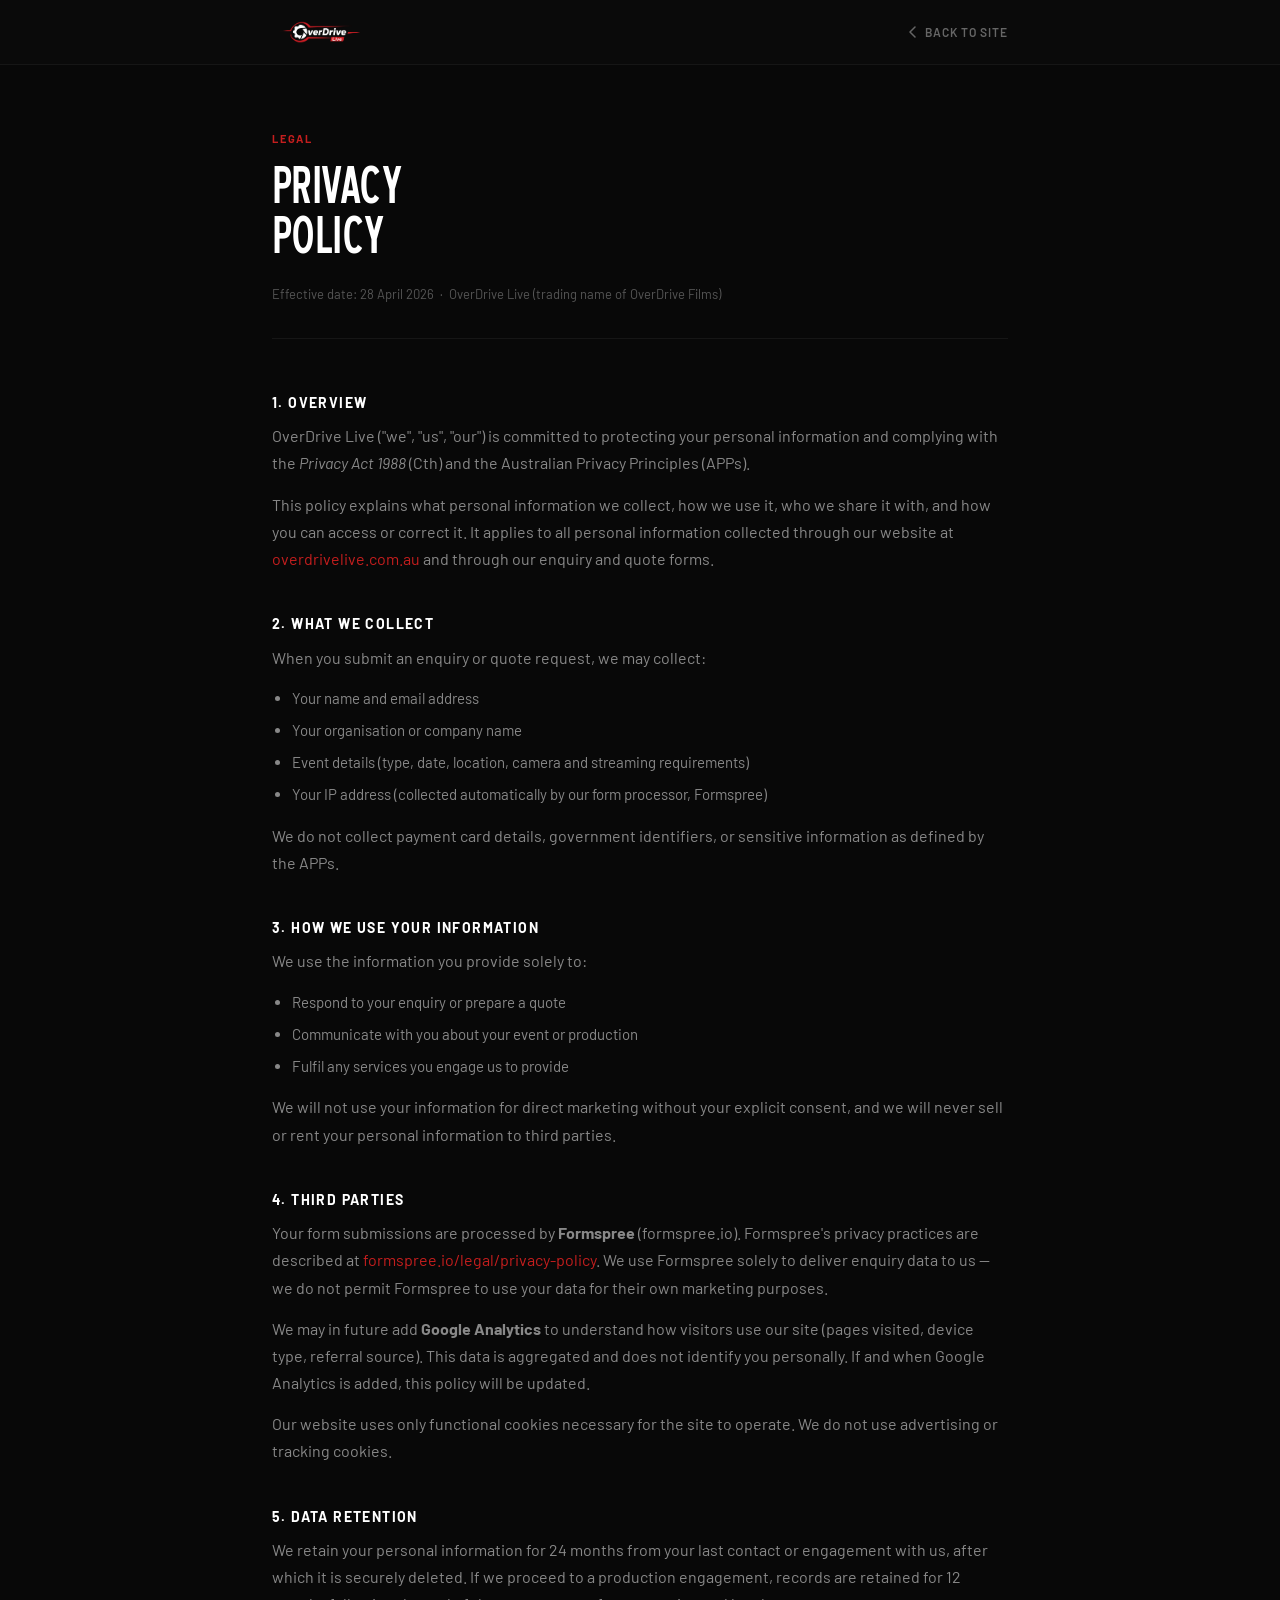
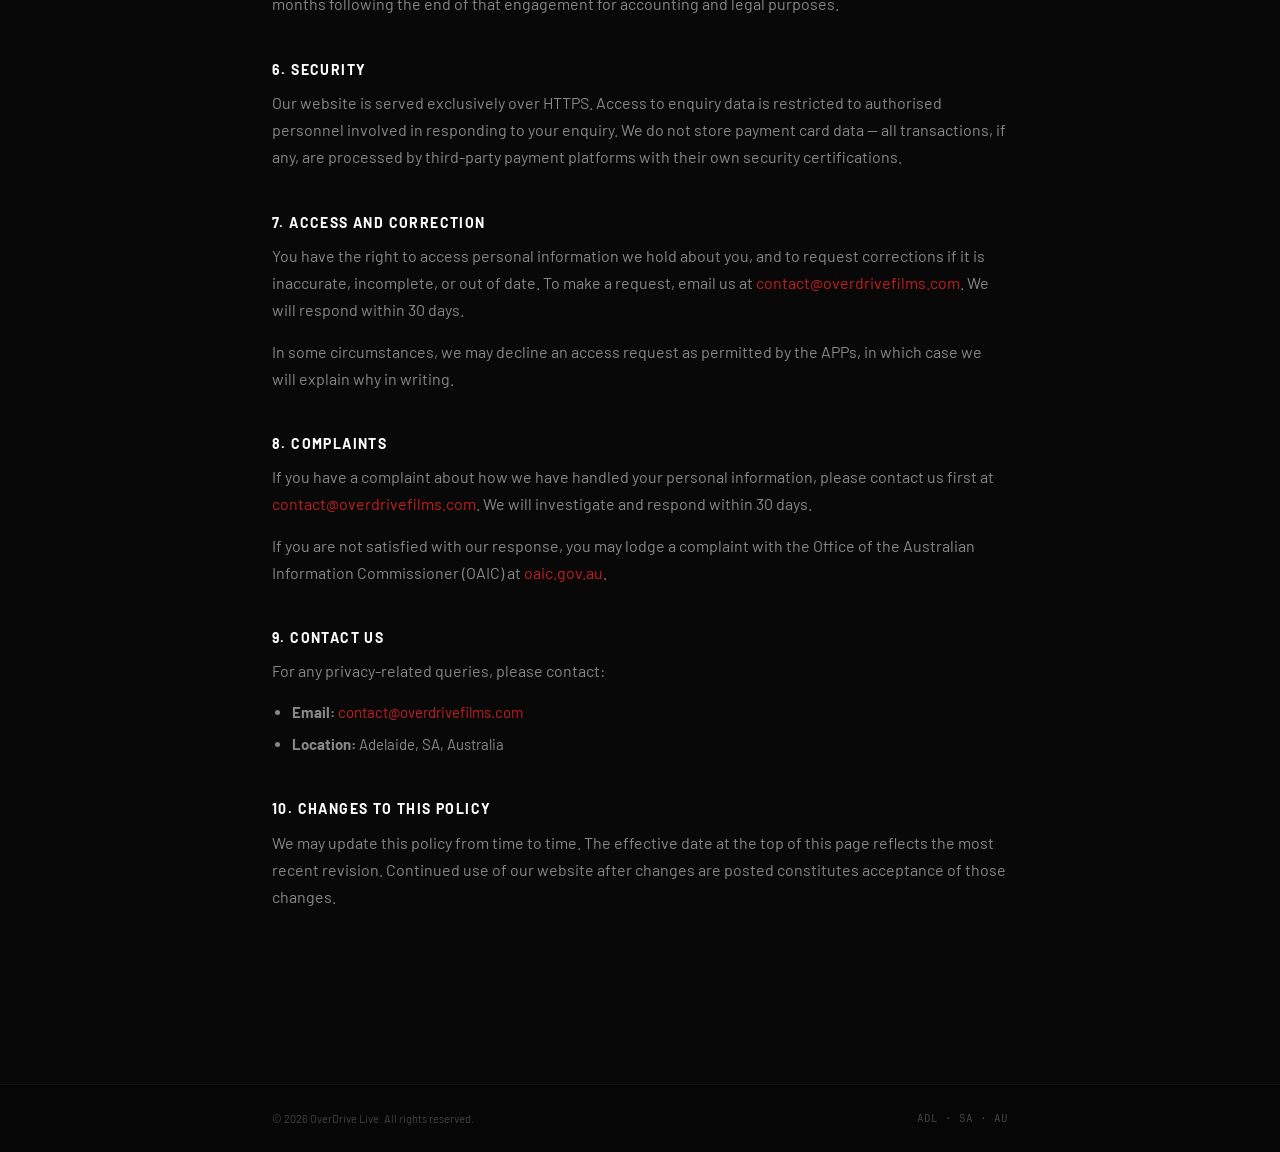
<file: privacy/index.html>
<!DOCTYPE html>
<html lang="en">
<head>
  <meta charset="UTF-8">
  <meta name="viewport" content="width=device-width, initial-scale=1.0">
  <title>Privacy Policy — OverDrive Live</title>
  <meta name="robots" content="noindex, follow">
  <meta name="theme-color" content="#C41E1E">

  <!-- Favicon -->
  <link rel="icon" href="favicon.ico">
  <link rel="shortcut icon" href="/assets/logo-square.png">
  <link rel="icon" type="image/png" sizes="32x32" href="/assets/logo-square.png">
  <link rel="icon" type="image/png" sizes="16x16" href="/assets/logo-square.png">
  <link rel="apple-touch-icon" sizes="180x180" href="/assets/logo-square.png">

  <!-- Google tag (gtag.js) -->
  <script async src="https://www.googletagmanager.com/gtag/js?id=G-RYB6B83FJ5"></script>
  <script>
    window.dataLayer = window.dataLayer || [];
    function gtag(){dataLayer.push(arguments);}
    gtag('js', new Date());
    gtag('config', 'G-RYB6B83FJ5');
  </script>

  <link rel="preconnect" href="https://fonts.googleapis.com">
  <link rel="preconnect" href="https://fonts.gstatic.com" crossorigin>
  <link href="https://fonts.googleapis.com/css2?family=Barlow:wght@300;400;500;600;700&family=JetBrains+Mono:wght@400;500&display=swap" rel="stylesheet">
  <link rel="stylesheet" href="/colors_and_type.css">
  <style>
    *, *::before, *::after { box-sizing: border-box; margin: 0; padding: 0; }
    body {
      background: #080808;
      color: #ccc;
      font-family: Barlow, sans-serif;
      font-size: 15px;
      line-height: 1.75;
    }
    a { color: #C41E1E; text-decoration: none; }
    a:hover { text-decoration: underline; }

    .pp-header {
      background: #0A0A0A;
      border-bottom: 1px solid #161616;
      padding: 20px 0;
    }
    .pp-header-inner {
      max-width: 800px;
      margin: 0 auto;
      padding: 0 32px;
      display: flex;
      align-items: center;
      justify-content: space-between;
    }
    .pp-back {
      font-family: Barlow, sans-serif;
      font-size: 12px;
      font-weight: 600;
      letter-spacing: .08em;
      text-transform: uppercase;
      color: #666;
      text-decoration: none;
      display: flex;
      align-items: center;
      gap: 6px;
      transition: color .15s;
    }
    .pp-back:hover { color: #C41E1E; text-decoration: none; }

    .pp-content {
      max-width: 800px;
      margin: 0 auto;
      padding: 64px 32px 96px;
    }
    .pp-eyebrow {
      font-size: 11px;
      font-weight: 700;
      letter-spacing: .16em;
      text-transform: uppercase;
      color: #C41E1E;
      margin-bottom: 12px;
    }
    h1 {
      font-family: 'Blue Highway', Barlow, sans-serif;
      font-size: clamp(32px, 5vw, 52px);
      font-weight: 700;
      text-transform: uppercase;
      color: #fff;
      line-height: .95;
      letter-spacing: -.01em;
      margin-bottom: 24px;
    }
    .pp-meta {
      font-size: 13px;
      color: #555;
      margin-bottom: 56px;
      padding-bottom: 32px;
      border-bottom: 1px solid #161616;
    }
    h2 {
      font-family: Barlow, sans-serif;
      font-size: 14px;
      font-weight: 700;
      letter-spacing: .1em;
      text-transform: uppercase;
      color: #fff;
      margin: 44px 0 12px;
    }
    p { color: #888; margin-bottom: 14px; }
    ul {
      color: #888;
      padding-left: 20px;
      margin-bottom: 14px;
    }
    ul li { margin-bottom: 6px; }
    .pp-footer {
      background: #060606;
      border-top: 1px solid #111;
      padding: 24px 0;
      margin-top: 64px;
    }
    .pp-footer-inner {
      max-width: 800px;
      margin: 0 auto;
      padding: 0 32px;
      display: flex;
      justify-content: space-between;
      align-items: center;
      flex-wrap: wrap;
      gap: 8px;
    }
    .pp-footer span {
      font-size: 11px;
      color: #444;
    }
  </style>
</head>
<body>

  <div class="pp-header">
    <div class="pp-header-inner">
      <img src="/assets/logo-banner.png" alt="OverDrive Live" style="height:24px;">
      <a href="/" class="pp-back">
        <svg width="12" height="12" viewBox="0 0 12 12" fill="none">
          <path d="M8 1L3 6L8 11" stroke="currentColor" stroke-width="1.5" stroke-linecap="round" stroke-linejoin="round"/>
        </svg>
        Back to site
      </a>
    </div>
  </div>

  <div class="pp-content">
    <div class="pp-eyebrow">Legal</div>
    <h1>Privacy<br>Policy</h1>
    <div class="pp-meta">Effective date: 28 April 2026 &nbsp;·&nbsp; OverDrive Live (trading name of OverDrive Films)</div>

    <h2>1. Overview</h2>
    <p>OverDrive Live ("we", "us", "our") is committed to protecting your personal information and complying with the <em>Privacy Act 1988</em> (Cth) and the Australian Privacy Principles (APPs).</p>
    <p>This policy explains what personal information we collect, how we use it, who we share it with, and how you can access or correct it. It applies to all personal information collected through our website at <a href="https://overdrivelive.com.au">overdrivelive.com.au</a> and through our enquiry and quote forms.</p>

    <h2>2. What We Collect</h2>
    <p>When you submit an enquiry or quote request, we may collect:</p>
    <ul>
      <li>Your name and email address</li>
      <li>Your organisation or company name</li>
      <li>Event details (type, date, location, camera and streaming requirements)</li>
      <li>Your IP address (collected automatically by our form processor, Formspree)</li>
    </ul>
    <p>We do not collect payment card details, government identifiers, or sensitive information as defined by the APPs.</p>

    <h2>3. How We Use Your Information</h2>
    <p>We use the information you provide solely to:</p>
    <ul>
      <li>Respond to your enquiry or prepare a quote</li>
      <li>Communicate with you about your event or production</li>
      <li>Fulfil any services you engage us to provide</li>
    </ul>
    <p>We will not use your information for direct marketing without your explicit consent, and we will never sell or rent your personal information to third parties.</p>

    <h2>4. Third Parties</h2>
    <p>Your form submissions are processed by <strong>Formspree</strong> (formspree.io). Formspree's privacy practices are described at <a href="https://formspree.io/legal/privacy-policy" target="_blank" rel="noopener noreferrer">formspree.io/legal/privacy-policy</a>. We use Formspree solely to deliver enquiry data to us — we do not permit Formspree to use your data for their own marketing purposes.</p>
    <p>We may in future add <strong>Google Analytics</strong> to understand how visitors use our site (pages visited, device type, referral source). This data is aggregated and does not identify you personally. If and when Google Analytics is added, this policy will be updated.</p>
    <p>Our website uses only functional cookies necessary for the site to operate. We do not use advertising or tracking cookies.</p>

    <h2>5. Data Retention</h2>
    <p>We retain your personal information for 24 months from your last contact or engagement with us, after which it is securely deleted. If we proceed to a production engagement, records are retained for 12 months following the end of that engagement for accounting and legal purposes.</p>

    <h2>6. Security</h2>
    <p>Our website is served exclusively over HTTPS. Access to enquiry data is restricted to authorised personnel involved in responding to your enquiry. We do not store payment card data — all transactions, if any, are processed by third-party payment platforms with their own security certifications.</p>

    <h2>7. Access and Correction</h2>
    <p>You have the right to access personal information we hold about you, and to request corrections if it is inaccurate, incomplete, or out of date. To make a request, email us at <a href="mailto:contact@overdrivefilms.com">contact@overdrivefilms.com</a>. We will respond within 30 days.</p>
    <p>In some circumstances, we may decline an access request as permitted by the APPs, in which case we will explain why in writing.</p>

    <h2>8. Complaints</h2>
    <p>If you have a complaint about how we have handled your personal information, please contact us first at <a href="mailto:contact@overdrivefilms.com">contact@overdrivefilms.com</a>. We will investigate and respond within 30 days.</p>
    <p>If you are not satisfied with our response, you may lodge a complaint with the Office of the Australian Information Commissioner (OAIC) at <a href="https://www.oaic.gov.au" target="_blank" rel="noopener noreferrer">oaic.gov.au</a>.</p>

    <h2>9. Contact Us</h2>
    <p>For any privacy-related queries, please contact:</p>
    <ul>
      <li><strong>Email:</strong> <a href="mailto:contact@overdrivefilms.com">contact@overdrivefilms.com</a></li>
      <li><strong>Location:</strong> Adelaide, SA, Australia</li>
    </ul>

    <h2>10. Changes to This Policy</h2>
    <p>We may update this policy from time to time. The effective date at the top of this page reflects the most recent revision. Continued use of our website after changes are posted constitutes acceptance of those changes.</p>
  </div>

  <div class="pp-footer">
    <div class="pp-footer-inner">
      <span>© 2026 OverDrive Live. All rights reserved.</span>
      <span style="font-family:'JetBrains Mono',monospace;">ADL · SA · AU</span>
    </div>
  </div>

</body>
</html>
</file>
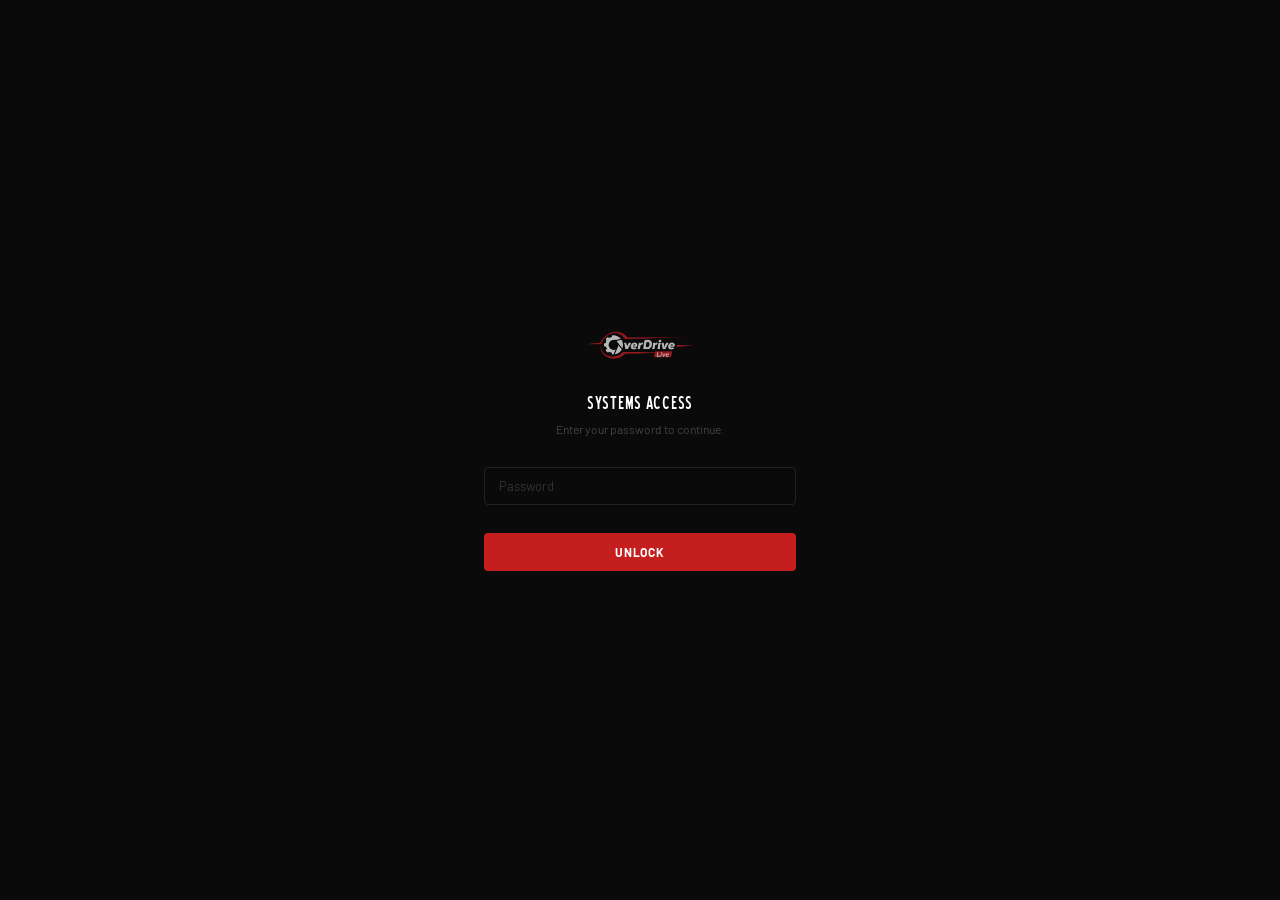
<file: systems/index.html>
<!DOCTYPE html>
<html lang="en">
<head>
  <meta charset="UTF-8">
  <meta name="viewport" content="width=device-width, initial-scale=1.0">
  <title>Systems — OverDrive Live</title>
  <meta name="robots" content="noindex, nofollow">

  <link rel="icon" type="image/png" href="/assets/logo-icon.png">
  <link rel="apple-touch-icon" href="/assets/logo-icon.png">
  <link rel="preload" href="/fonts/blue_highway_cd.ttf" as="font" type="font/ttf" crossorigin>
  <link rel="preconnect" href="https://fonts.googleapis.com">
  <link rel="preconnect" href="https://fonts.gstatic.com" crossorigin>
  <link href="https://fonts.googleapis.com/css2?family=Barlow:wght@300;400;500;600;700&family=JetBrains+Mono:wght@400;500&display=swap" rel="stylesheet">
  <link rel="stylesheet" href="/colors_and_type.css">

  <style>
    *, *::before, *::after { box-sizing: border-box; margin: 0; padding: 0; }
    html, body { height: 100%; }
    body { background: #0A0A0A; color: #fff; font-family: Barlow, sans-serif; min-height: 100vh; }

    /* ── Auth screen ── */
    #auth-screen {
      position: fixed; inset: 0; background: #0A0A0A;
      display: flex; align-items: center; justify-content: center;
      z-index: 1000;
    }
    .auth-box {
      width: 100%; max-width: 360px; padding: 0 24px;
      display: flex; flex-direction: column; align-items: center;
    }
    .auth-box img { height: 32px; margin-bottom: 32px; opacity: 0.7; }
    .auth-box h2 {
      font-family: 'Blue Highway', sans-serif; font-size: 18px;
      text-transform: uppercase; letter-spacing: 0.04em;
      color: #fff; margin-bottom: 6px; text-align: center;
    }
    .auth-box p { font-size: 12px; color: #444; margin-bottom: 28px; text-align: center; }
    .auth-box .form-input { margin-bottom: 12px; }
    .auth-box .btn { width: 100%; justify-content: center; padding: 12px; }
    #auth-error { font-size: 12px; color: #C41E1E; margin-top: 10px; display: none; text-align: center; }

    /* ── Main screen ── */
    #main-screen { display: none; }

    /* ── Header ── */
    .sys-header {
      height: 60px; background: #0D0D0D; border-bottom: 1px solid #1a1a1a;
      display: flex; align-items: center; padding: 0 28px; gap: 16px;
      position: sticky; top: 0; z-index: 200;
    }
    .sys-header img { height: 30px; }
    .sys-divider { width: 1px; height: 18px; background: #222; }
    .sys-title { font-size: 11px; font-weight: 600; letter-spacing: 0.14em; text-transform: uppercase; color: #444; }
    .sys-header-right { margin-left: auto; display: flex; align-items: center; gap: 12px; }
    .session-pill {
      font-size: 10px; font-weight: 600; letter-spacing: 0.1em; text-transform: uppercase;
      color: #22c55e; background: rgba(34,197,94,.08); border: 1px solid rgba(34,197,94,.15);
      padding: 4px 10px; border-radius: 20px; display: flex; align-items: center; gap: 6px;
    }
    .session-dot { width: 5px; height: 5px; background: #22c55e; border-radius: 50%; animation: pulse 2s infinite; }
    .btn-signout { font-size: 11px; color: #444; background: none; border: none; cursor: pointer; font-family: Barlow, sans-serif; letter-spacing: .06em; text-transform: uppercase; }
    .btn-signout:hover { color: #C41E1E; }

    /* ── Layout ── */
    .sys-body { max-width: 1200px; margin: 0 auto; padding: 40px 28px 80px; }

    /* ── Page heading ── */
    .page-heading { display: flex; align-items: center; justify-content: space-between; margin-bottom: 32px; flex-wrap: wrap; gap: 16px; }
    .page-heading h1 { font-family: 'Blue Highway', sans-serif; font-size: 28px; font-weight: 700; text-transform: uppercase; letter-spacing: 0.02em; color: #fff; }

    /* ── Stat strip ── */
    .stat-strip { display: flex; gap: 1px; background: #1a1a1a; border-radius: 6px; overflow: hidden; margin-bottom: 32px; }
    .stat-tile { flex: 1; background: #111; padding: 18px 24px; }
    .stat-label { font-size: 10px; font-weight: 600; letter-spacing: 0.12em; text-transform: uppercase; color: #444; margin-bottom: 6px; }
    .stat-value { font-family: 'JetBrains Mono', monospace; font-size: 26px; font-weight: 500; color: #fff; }
    .stat-value.green { color: #22c55e; }
    .stat-value.grey  { color: #555; }
    .stat-value.amber { color: #f59e0b; }

    /* ── Buttons ── */
    .btn {
      font-family: Barlow, sans-serif; font-size: 12px; font-weight: 700;
      letter-spacing: 0.08em; text-transform: uppercase; border: none;
      border-radius: 4px; cursor: pointer; padding: 10px 20px;
      transition: background .15s, opacity .15s; white-space: nowrap; display: inline-flex; align-items: center;
    }
    .btn-primary { background: #C41E1E; color: #fff; }
    .btn-primary:hover { background: #991616; }
    .btn-ghost { background: transparent; color: #aaa; border: 1px solid #222; }
    .btn-ghost:hover { border-color: #444; color: #fff; }
    .btn-sm { padding: 6px 12px; font-size: 11px; }
    .btn-xs { padding: 3px 8px; font-size: 10px; }
    .btn-start  { background: rgba(34,197,94,.12);  color: #22c55e; border: 1px solid rgba(34,197,94,.2); }
    .btn-start:hover  { background: rgba(34,197,94,.22); }
    .btn-stop   { background: rgba(245,158,11,.1);  color: #f59e0b; border: 1px solid rgba(245,158,11,.2); }
    .btn-stop:hover   { background: rgba(245,158,11,.2); }
    .btn-delete { background: transparent; color: #555; border: 1px solid #1e1e1e; }
    .btn-delete:hover { background: rgba(196,30,30,.12); color: #C41E1E; border-color: rgba(196,30,30,.3); }
    .btn-remove { background: transparent; color: #333; border: 1px solid #1a1a1a; }
    .btn-remove:hover { color: #666; border-color: #333; }
    .btn:disabled { opacity: 0.3; cursor: not-allowed; pointer-events: none; }
    .qty-btn {
      width: 32px; height: 32px; background: #1a1a1a; border: 1px solid #2a2a2a;
      border-radius: 4px; color: #aaa; font-size: 18px; cursor: pointer;
      display: flex; align-items: center; justify-content: center; transition: background .15s;
      font-family: Barlow, sans-serif; line-height: 1;
    }
    .qty-btn:hover { background: #222; color: #fff; }
    .qty-btn:disabled { opacity: 0.3; cursor: not-allowed; }
    .ip-link { font-family: 'JetBrains Mono', monospace; font-size: 12px; color: #0ea5e9;
      background: rgba(14,165,233,.08); padding: 2px 7px; border-radius: 3px;
      border: 1px solid rgba(14,165,233,.18); transition: background .15s;
      cursor: pointer; letter-spacing: 0; text-transform: none; font-weight: 400; }
    .ip-link:hover { background: rgba(14,165,233,.18); }

    /* ── Instance table ── */
    .table-wrap { background: #0D0D0D; border: 1px solid #1a1a1a; border-radius: 6px; overflow: hidden; }
    .table-header {
      display: grid; grid-template-columns: 2fr 1.2fr 1.4fr 160px 150px;
      padding: 10px 20px; border-bottom: 1px solid #1a1a1a;
      font-size: 10px; font-weight: 700; letter-spacing: 0.12em;
      text-transform: uppercase; color: #333;
    }
    .instance-row {
      display: grid; grid-template-columns: 2fr 1.2fr 1.4fr 160px 150px;
      padding: 16px 20px; border-bottom: 1px solid #141414;
      align-items: center; transition: background .15s;
    }
    .instance-row:last-child { border-bottom: none; }
    .detected-badge {
      display: inline-flex; align-items: center; gap: 4px;
      font-size: 10px; font-weight: 700; letter-spacing: .06em; text-transform: uppercase;
      color: #f59e0b; background: rgba(245,158,11,.08); border: 1px solid rgba(245,158,11,.2);
      padding: 3px 8px; border-radius: 3px; margin-top: 5px;
    }
    .instance-row:hover { background: #111; }
    .inst-name { font-size: 13px; font-weight: 600; color: #e0e0e0; }
    .inst-id   { font-family: 'JetBrains Mono', monospace; font-size: 10px; color: #333; margin-top: 3px; }

    /* Status badges */
    .status-badge {
      display: inline-flex; align-items: center; gap: 6px;
      font-size: 11px; font-weight: 600; letter-spacing: 0.06em;
      text-transform: uppercase; padding: 4px 10px; border-radius: 20px;
    }
    .status-dot { width: 6px; height: 6px; border-radius: 50%; flex-shrink: 0; }
    .s-running  { background: rgba(34,197,94,.1);   color: #22c55e; }
    .s-running .status-dot  { background: #22c55e; box-shadow: 0 0 6px #22c55e; animation: pulse 2s infinite; }
    .s-stopped  { background: rgba(100,100,100,.1); color: #555; }
    .s-stopped .status-dot  { background: #444; }
    .s-pending, .s-launching, .s-starting, .s-stopping {
      background: rgba(245,158,11,.1); color: #f59e0b;
    }
    .s-pending .status-dot, .s-launching .status-dot,
    .s-starting .status-dot, .s-stopping .status-dot {
      background: #f59e0b; animation: pulse 0.8s infinite;
    }
    .s-terminated { background: rgba(196,30,30,.1); color: #C41E1E; }
    .s-terminated .status-dot { background: #C41E1E; }

    @keyframes pulse { 0%, 100% { opacity: 1; } 50% { opacity: 0.3; } }

    .row-actions { display: flex; gap: 6px; }

    /* ── Toast ── */
    #toast {
      position: fixed; bottom: 28px; left: 50%; transform: translateX(-50%) translateY(20px);
      background: #1a1a1a; border: 1px solid #2a2a2a; border-radius: 6px;
      padding: 10px 20px; font-size: 12px; color: #aaa;
      opacity: 0; transition: opacity .25s, transform .25s; pointer-events: none; z-index: 999;
      white-space: nowrap;
    }
    #toast.show { opacity: 1; transform: translateX(-50%) translateY(0); }
    #toast.error { color: #C41E1E; border-color: rgba(196,30,30,.3); }

    /* ── Empty state ── */
    .empty-state { padding: 80px 20px; text-align: center; }
    .empty-state h3 { font-family: 'Blue Highway', sans-serif; font-size: 18px; text-transform: uppercase; color: #333; margin-bottom: 8px; }
    .empty-state p  { font-size: 13px; color: #444; margin-bottom: 24px; }

    /* ── Modals ── */
    .modal-overlay {
      display: none; position: fixed; inset: 0;
      background: rgba(0,0,0,.75); backdrop-filter: blur(4px);
      z-index: 500; align-items: center; justify-content: center;
    }
    .modal-overlay.open { display: flex; }
    .modal {
      background: #111; border: 1px solid #222; border-radius: 8px;
      width: 100%; max-width: 400px; padding: 32px;
    }
    .modal h2 { font-family: 'Blue Highway', sans-serif; font-size: 20px; text-transform: uppercase; margin-bottom: 4px; }
    .modal-sub { font-size: 12px; color: #555; margin-bottom: 28px; }
    .form-group { margin-bottom: 20px; }
    .form-label { font-size: 10px; font-weight: 700; letter-spacing: 0.12em; text-transform: uppercase; color: #555; display: block; margin-bottom: 8px; }
    .form-input {
      width: 100%; background: #0A0A0A; border: 1px solid #222; border-radius: 4px;
      color: #fff; font-family: Barlow, sans-serif; font-size: 13px;
      padding: 10px 14px; outline: none; transition: border-color .15s;
    }
    .form-input:focus { border-color: #C41E1E; }
    .form-input::placeholder { color: #333; }
    .modal-actions { display: flex; gap: 10px; margin-top: 28px; justify-content: flex-end; }
    .confirm-modal p { font-size: 13px; color: #888; line-height: 1.6; margin-bottom: 24px; }
    .inst-highlight { color: #fff; font-weight: 600; }

    /* ── Responsive ── */
    @media (max-width: 768px) {
      .table-header { display: none; }
      .instance-row { grid-template-columns: 1fr; gap: 10px; padding: 16px; }
      .stat-strip { flex-wrap: wrap; }
      .stat-tile { flex: 1 0 45%; }
    }
  </style>
</head>
<body>

  <!-- Auth screen -->
  <div id="auth-screen">
    <div class="auth-box">
      <img src="/assets/logo-banner.png" alt="OverDrive Live">
      <h2>Systems Access</h2>
      <p>Enter your password to continue.</p>
      <input class="form-input" id="pw-input" type="password" placeholder="Password" autocomplete="current-password">
      <div id="auth-error"></div>
      <button class="btn btn-primary" style="margin-top:16px;width:100%;justify-content:center;" onclick="submitPassword()">Unlock</button>
    </div>
  </div>

  <!-- Main screen -->
  <div id="main-screen">

    <header class="sys-header">
      <a href="/"><img src="/assets/logo-banner.png" alt="OverDrive Live"></a>
      <div class="sys-divider"></div>
      <span class="sys-title">Systems</span>
      <div class="sys-header-right">
        <span class="session-pill"><span class="session-dot"></span>Session Active</span>
        <button class="btn-signout" onclick="signOut()">Sign Out</button>
      </div>
    </header>

    <div class="sys-body">

      <div class="page-heading">
        <h1>AWS Instances</h1>
        <div style="display:flex;gap:10px;align-items:center;">
          <span title="Coming soon — AMI not yet configured">
            <button class="btn btn-ghost" disabled>+ Graphics Machine</button>
          </span>
          <span id="kilolink-btn-wrap" title="">
            <button id="kilolink-btn" class="btn btn-ghost" onclick="openCreateModal('kilolink')">+ KiloLink Machine</button>
          </span>
          <button class="btn btn-primary" onclick="openCreateModal('vmix')">+ VMix Machine</button>
        </div>
      </div>

      <div class="stat-strip">
        <div class="stat-tile">
          <div class="stat-label">Total</div>
          <div class="stat-value" id="stat-total">0</div>
        </div>
        <div class="stat-tile">
          <div class="stat-label">Running</div>
          <div class="stat-value green" id="stat-running">0</div>
        </div>
        <div class="stat-tile">
          <div class="stat-label">Stopped</div>
          <div class="stat-value grey" id="stat-stopped">0</div>
        </div>
        <div class="stat-tile">
          <div class="stat-label">Pending</div>
          <div class="stat-value amber" id="stat-pending">0</div>
        </div>
      </div>

      <div class="table-wrap">
        <div class="table-header">
          <div>Name</div>
          <div>Machine Type</div>
          <div>Public IP</div>
          <div>Status</div>
          <div>Actions</div>
        </div>
        <div id="instance-list"></div>
      </div>

    </div>
  </div>

  <!-- Create modal -->
  <div class="modal-overlay" id="create-modal" onclick="handleOverlayClick(event,'create-modal')">
    <div class="modal" onclick="event.stopPropagation()">
      <h2 id="modal-title">New Instance</h2>
      <p class="modal-sub" id="modal-sub"></p>
      <div class="form-group" id="qty-group" style="display:none;">
        <label class="form-label">Number of Machines</label>
        <div style="display:flex;align-items:center;gap:12px;">
          <button type="button" class="qty-btn" onclick="changeQty(-1)">−</button>
          <span id="qty-display" style="font-family:'JetBrains Mono',monospace;font-size:22px;font-weight:500;color:#fff;min-width:24px;text-align:center;">1</span>
          <button type="button" class="qty-btn" onclick="changeQty(1)">+</button>
          <span style="font-size:11px;color:#444;margin-left:4px;">max 4</span>
        </div>
      </div>
      <div id="name-fields"></div>
      <div style="font-size:11px;color:#444;margin-top:-10px;margin-bottom:20px;">Launches pre-configured AMIs — no additional setup required.</div>
      <div id="modal-cost" style="background:#0A0A0A;border:1px solid #1e1e1e;border-radius:6px;padding:14px 16px;margin-bottom:4px;">
        <div style="font-size:10px;font-weight:700;letter-spacing:.12em;text-transform:uppercase;color:#444;margin-bottom:10px;">Estimated Cost</div>
        <div style="display:flex;justify-content:space-between;align-items:center;flex-wrap:wrap;gap:8px;">
          <div>
            <div style="font-size:10px;color:#555;margin-bottom:3px;" id="modal-instance-type"></div>
            <div style="font-family:'JetBrains Mono',monospace;font-size:13px;color:#aaa;" id="modal-cost-usd"></div>
            <div style="font-family:'JetBrains Mono',monospace;font-size:13px;color:#777;margin-top:2px;" id="modal-cost-aud"></div>
          </div>
          <div id="modal-cost-total-wrap" style="text-align:right;display:none;">
            <div style="font-size:10px;color:#555;margin-bottom:3px;">Total (<span id="modal-cost-qty"></span> machines)</div>
            <div style="font-family:'JetBrains Mono',monospace;font-size:13px;color:#aaa;" id="modal-cost-total-usd"></div>
            <div style="font-family:'JetBrains Mono',monospace;font-size:13px;color:#777;margin-top:2px;" id="modal-cost-total-aud"></div>
          </div>
        </div>
      </div>
      <div class="modal-actions">
        <button class="btn btn-ghost" onclick="closeModal('create-modal')">Cancel</button>
        <button class="btn btn-primary" id="launch-btn" onclick="launchInstance()">Launch</button>
      </div>
    </div>
  </div>

  <!-- Terminate confirm modal -->
  <div class="modal-overlay" id="delete-modal" onclick="handleOverlayClick(event,'delete-modal')">
    <div class="modal" onclick="event.stopPropagation()">
      <h2>Terminate Instance</h2>
      <p class="modal-sub" style="margin-bottom:16px;">This action cannot be undone.</p>
      <p>You are about to permanently terminate <span class="inst-highlight" id="delete-name-label"></span>. The instance and all data will be destroyed.</p>
      <div class="modal-actions">
        <button class="btn btn-ghost" onclick="closeModal('delete-modal')">Cancel</button>
        <button class="btn btn-primary" id="confirm-delete-btn" style="background:#C41E1E" onclick="confirmDelete()">Terminate</button>
      </div>
    </div>
  </div>

  <!-- KiloLink credentials modal -->
  <div class="modal-overlay" id="creds-modal" onclick="handleOverlayClick(event,'creds-modal')">
    <div class="modal" onclick="event.stopPropagation()" style="max-width:360px;">
      <h2>KiloLink Login</h2>
      <p class="modal-sub" id="creds-ip-label"></p>
      <div style="background:#0A0A0A;border:1px solid #1e1e1e;border-radius:6px;padding:20px;display:flex;flex-direction:column;gap:14px;margin-bottom:24px;">
        <div>
          <div style="font-size:10px;font-weight:700;letter-spacing:.12em;text-transform:uppercase;color:#444;margin-bottom:6px;">Username</div>
          <div style="font-family:'JetBrains Mono',monospace;font-size:14px;color:#e0e0e0;">Admin</div>
        </div>
        <div style="border-top:1px solid #1a1a1a;padding-top:14px;">
          <div style="font-size:10px;font-weight:700;letter-spacing:.12em;text-transform:uppercase;color:#444;margin-bottom:6px;">Password</div>
          <div style="font-family:'JetBrains Mono',monospace;font-size:14px;color:#e0e0e0;">Overdrivelive2026</div>
        </div>
      </div>
      <div class="modal-actions">
        <button class="btn btn-ghost" onclick="closeModal('creds-modal')">Close</button>
        <button class="btn btn-primary" id="creds-open-btn" onclick="openKilolinkUrl()">Open KiloLink ↗</button>
      </div>
    </div>
  </div>

  <!-- Toast -->
  <div id="toast"></div>

  <script>
    const API_URL = 'https://gsaer1tg7l.execute-api.ap-southeast-2.amazonaws.com/control';
    const NON_FINAL = new Set(['pending', 'launching', 'starting', 'stopping']);

    const MACHINE_TYPES = {
      vmix: {
        label: 'VMix', color: '#6366f1', apiKey: 'vmix', sub: 'Windows live production machine',
        instanceType: 'g4dn.xlarge',
        costUSD: '~$0.736 USD/hour', costAUD: '~$1.15 AUD/hour',
        rateAUD: 1.15,
      },
      kilolink: {
        label: 'KiloLink', color: '#0ea5e9', apiKey: 'kilolink', sub: 'Hardware encoder / decoder node',
        instanceType: 't3.medium',
        costUSD: '~$0.0528 USD/hour', costAUD: '~$0.08 AUD/hour',
        rateAUD: 0.08,
      },
      graphics: {
        label: 'Graphics', color: '#10b981', apiKey: 'graphics', sub: 'Scoring and graphics server',
        instanceType: 'TBC', costUSD: 'TBC', costAUD: 'TBC', rateAUD: 0,
      },
    };

    let instances = [];
    let deleteTargetId = null;
    let createKind = 'vmix';
    let createQty = 1;
    const pollers = {};
    let renderTimer = null;

    /* ── Auth ── */
    function getPassword()    { return sessionStorage.getItem('od_pw'); }
    function setPassword(pw)  { sessionStorage.setItem('od_pw', pw); }

    function checkAuth() {
      if (getPassword()) {
        document.getElementById('auth-screen').style.display = 'none';
        document.getElementById('main-screen').style.display = 'block';
        init();
      } else {
        document.getElementById('auth-screen').style.display = 'flex';
        document.getElementById('main-screen').style.display = 'none';
      }
    }

    function submitPassword() {
      const pw = document.getElementById('pw-input').value.trim();
      if (!pw) return;
      setPassword(pw);
      document.getElementById('auth-error').style.display = 'none';
      checkAuth();
    }

    function signOut() {
      sessionStorage.removeItem('od_pw');
      Object.keys(pollers).forEach(stopPolling);
      if (renderTimer) { clearInterval(renderTimer); renderTimer = null; }
      checkAuth();
    }

    function showAuthError(msg) {
      sessionStorage.removeItem('od_pw');
      const el = document.getElementById('auth-error');
      el.textContent = msg;
      el.style.display = 'block';
      document.getElementById('auth-screen').style.display = 'flex';
      document.getElementById('main-screen').style.display = 'none';
    }

    /* ── Persistence ── */
    function loadInstances() {
      try {
        const list = JSON.parse(localStorage.getItem('od_instances') || '[]');
        list.forEach(inst => {
          const n = (inst.name || '').toLowerCase();
          if (n.includes('overdrive-scoring')) inst.kind = 'graphics';
          else if (n.includes('kilolink'))      inst.kind = 'kilolink';
          else if (n.includes('vmix'))          inst.kind = 'vmix';
        });
        return list;
      }
      catch { return []; }
    }
    function saveInstances() { localStorage.setItem('od_instances', JSON.stringify(instances)); }

    /* ── API ── */
    async function callAPI(body) {
      const payload = { ...body, password: getPassword() };
      console.log('[API] →', payload.action, payload);
      const res = await fetch(API_URL, {
        method: 'POST',
        headers: { 'Content-Type': 'application/json' },
        body: JSON.stringify(payload),
      });
      let data;
      try {
        const raw = await res.json();
        data = typeof raw.body === 'string' ? JSON.parse(raw.body) : (raw.body || raw);
      } catch { data = null; }
      console.log('[API] ←', res.status, data);
      if (res.status === 401 || res.status === 403) {
        showAuthError('Incorrect password. Please try again.');
        throw new Error('Unauthorized');
      }
      if (!res.ok) {
        const msg = data?.message || data?.error || `HTTP ${res.status}`;
        throw new Error(msg);
      }
      return data;
    }

    /* ── Toast ── */
    let toastTimer;
    function toast(msg, isError = false) {
      const el = document.getElementById('toast');
      el.textContent = msg;
      el.className = 'show' + (isError ? ' error' : '');
      clearTimeout(toastTimer);
      toastTimer = setTimeout(() => { el.className = ''; }, 3500);
    }

    /* ── Polling ── */
    function startPolling(id) {
      if (pollers[id]) return;
      pollers[id] = setInterval(async () => {
        try {
          const inst = instances.find(i => i.id === id);
          if (!inst) { stopPolling(id); return; }
          const data = await callAPI({ action: 'get_ip', instance_id: id });
          inst.status = data.state;
          inst.ip = data.ip || null;
          if (data.launch_time) inst.launchTime = data.launch_time;
          if (!NON_FINAL.has(data.state)) stopPolling(id);
          if (data.state === 'terminated') instances = instances.filter(i => i.id !== id);
          saveInstances();
          render();
        } catch (e) {
          if (e.message !== 'Unauthorized') console.error('Poll error:', e);
          else stopPolling(id);
        }
      }, 5000);
    }

    function stopPolling(id) {
      if (pollers[id]) { clearInterval(pollers[id]); delete pollers[id]; }
    }

    /* ── Actions ── */
    async function launchInstance() {
      const qty = createKind === 'vmix' ? createQty : 1;
      const names = Array.from({ length: qty }, (_, i) => {
        const el = document.getElementById(`inst-name-${i}`);
        return el ? el.value.trim() : '';
      });
      const firstEmpty = names.findIndex(n => !n);
      if (firstEmpty !== -1) {
        document.getElementById(`inst-name-${firstEmpty}`).focus();
        return;
      }
      const btn = document.getElementById('launch-btn');
      btn.disabled = true;
      btn.textContent = qty > 1 ? `Launching ${qty}…` : 'Launching…';
      try {
        const launches = names.map(name =>
          callAPI({ action: 'launch', instance: MACHINE_TYPES[createKind].apiKey, event_name: name })
        );
        const results = await Promise.all(launches);
        results.forEach((data, i) => {
          const inst = { id: data.instance_id, name: names[i], kind: createKind, ip: null, status: data.status || 'pending' };
          instances.unshift(inst);
          startPolling(inst.id);
        });
        saveInstances();
        closeModal('create-modal');
        render();
        toast(qty > 1 ? `${qty} machines launching…` : 'Instance launching…');
      } catch (e) {
        if (e.message !== 'Unauthorized') toast('Launch failed: ' + e.message, true);
        btn.disabled = false;
        btn.textContent = qty > 1 ? `Launch ${qty} Machines` : 'Launch';
      }
    }

    async function startInstance(id) {
      const inst = instances.find(i => i.id === id);
      if (!inst) return;
      inst.status = 'starting';
      render();
      try {
        await callAPI({ action: 'start', instance_id: id });
        startPolling(id);
        toast(inst.name + ' is starting…');
      } catch (e) {
        if (e.message !== 'Unauthorized') { inst.status = 'stopped'; render(); toast('Start failed.', true); }
      }
      saveInstances();
    }

    async function stopInstance(id) {
      const inst = instances.find(i => i.id === id);
      if (!inst) return;
      inst.status = 'stopping';
      render();
      try {
        await callAPI({ action: 'stop', instance_id: id });
        startPolling(id);
        toast(inst.name + ' is stopping…');
      } catch (e) {
        if (e.message !== 'Unauthorized') { inst.status = 'running'; render(); toast('Stop failed.', true); }
      }
      saveInstances();
    }

    function openDeleteModal(id) {
      deleteTargetId = id;
      const inst = instances.find(i => i.id === id);
      document.getElementById('delete-name-label').textContent = inst ? inst.name : id;
      const btn = document.getElementById('confirm-delete-btn');
      btn.disabled = false;
      btn.textContent = 'Terminate';
      document.getElementById('delete-modal').classList.add('open');
    }

    async function confirmDelete() {
      if (!deleteTargetId) return;
      const btn = document.getElementById('confirm-delete-btn');
      btn.disabled = true;
      btn.textContent = 'Terminating…';
      try {
        await callAPI({ action: 'terminate', instance_id: deleteTargetId });
        stopPolling(deleteTargetId);
        instances = instances.filter(i => i.id !== deleteTargetId);
        deleteTargetId = null;
        saveInstances();
        closeModal('delete-modal');
        render();
        toast('Instance terminated.');
      } catch (e) {
        if (e.message !== 'Unauthorized') {
          btn.disabled = false;
          btn.textContent = 'Terminate';
          toast('Terminate failed. Try again.', true);
        }
      }
    }

    /* ── UI helpers ── */
    function kindBadge(kind) {
      const m = MACHINE_TYPES[kind] || { label: kind, color: '#888' };
      return `<span style="font-size:10px;font-weight:700;letter-spacing:.08em;text-transform:uppercase;color:${m.color};background:${m.color}18;padding:3px 8px;border-radius:3px;">${m.label}</span>`;
    }

    function statusBadge(status) {
      const cls = 's-' + (status || 'stopped').replace(/_/g, '-');
      return `<span class="status-badge ${cls}"><span class="status-dot"></span>${status || 'unknown'}</span>`;
    }

    const isTransitioning = s => NON_FINAL.has(s);

    function hasKilolink() {
      return instances.some(i => i.kind === 'kilolink');
    }

    function formatRuntime(launchTime) {
      const ms = Date.now() - new Date(launchTime).getTime();
      if (ms < 0) return '0m';
      const totalMins = Math.floor(ms / 60000);
      const h = Math.floor(totalMins / 60);
      const m = totalMins % 60;
      return h > 0 ? `${h}h ${m}m` : `${m}m`;
    }

    function calcCostAUD(launchTime, kind) {
      const m = MACHINE_TYPES[kind];
      if (!m) return '';
      const hours = Math.max(0, (Date.now() - new Date(launchTime).getTime()) / 3600000);
      return '$' + (hours * m.rateAUD).toFixed(2);
    }

    function render() {
      const list = document.getElementById('instance-list');
      if (instances.length === 0) {
        list.innerHTML = `
          <div class="instance-row" style="opacity:0.38;pointer-events:none;user-select:none;border:1px dashed #222;border-radius:4px;margin:12px 12px 0;">
            <div>
              <div class="inst-name" style="font-style:italic;color:#555;">Machine Name</div>
              <div class="inst-id">i-xxxxxxxxxxxxxxxxxxxx</div>
            </div>
            <div><span style="font-size:10px;font-weight:700;letter-spacing:.08em;text-transform:uppercase;color:#555;background:#55555518;padding:3px 8px;border-radius:3px;">Type</span></div>
            <div><span style="color:#333;font-size:12px;">—</span></div>
            <div><span class="status-badge s-stopped"><span class="status-dot"></span>stopped</span></div>
            <div class="row-actions">
              <button class="btn btn-sm btn-start" disabled>Start</button>
              <button class="btn btn-sm btn-stop"  disabled>Stop</button>
              <button class="btn btn-sm btn-delete" disabled>&#x2715;</button>
              <button class="btn btn-sm btn-remove" disabled>&#x2014;</button>
            </div>
          </div>
          <div style="padding:20px 20px 22px;text-align:center;">
            <p style="font-size:12px;color:#2e2e2e;margin-bottom:14px;">No instances running. Launch a machine to get started.</p>
            <div style="display:flex;gap:10px;justify-content:center;">
              <button class="btn btn-ghost btn-sm"  onclick="openCreateModal('kilolink')">+ KiloLink Machine</button>
              <button class="btn btn-primary btn-sm" onclick="openCreateModal('vmix')">+ VMix Machine</button>
            </div>
          </div>`;
      } else {
        list.innerHTML = instances.map(inst => {
          const busy = isTransitioning(inst.status);
          let ipCell;
          if (!inst.ip) {
            ipCell = `<span style="color:#333;font-size:12px;">—</span>`;
          } else if (inst.kind === 'kilolink') {
            ipCell = `<button class="ip-link" onclick="openKilolinkCreds('${inst.ip}')">${inst.ip} ↗</button>`;
          } else if (inst.kind === 'graphics') {
            ipCell = `<div style="display:flex;flex-direction:column;gap:5px;">
              <span style="font-family:'JetBrains Mono',monospace;font-size:11px;color:#555;">${inst.ip}</span>
              <div style="display:flex;gap:4px;">
                <button class="btn btn-xs btn-ghost" onclick="window.open('http://${inst.ip}/admin/','_blank')">Admin</button>
                <button class="btn btn-xs btn-ghost" onclick="copyCompanionLink('${inst.ip}')">Companion</button>
                <button class="btn btn-xs btn-ghost" onclick="copySSHCommand('${inst.ip}')" title="Copies SSH command — open Terminal and paste">Terminal</button>
              </div>
            </div>`;
          } else {
            ipCell = `<span style="font-family:'JetBrains Mono',monospace;font-size:12px;color:#aaa;">${inst.ip}</span>`;
          }
          return `<div class="instance-row">
            <div>
              <div class="inst-name">${inst.name}</div>
              <div class="inst-id">${inst.id}</div>
              ${inst.detected ? `<div class="detected-badge">⚠ Detected — not launched from this panel</div>` : ''}
            </div>
            <div>${kindBadge(inst.kind)}</div>
            <div>${ipCell}</div>
            <div>
              ${statusBadge(inst.status)}
              ${inst.status === 'running' && inst.launchTime ? `<div style="font-family:'JetBrains Mono',monospace;font-size:10px;color:#555;margin-top:5px;letter-spacing:0;">${formatRuntime(inst.launchTime)} · ${calcCostAUD(inst.launchTime, inst.kind)} AUD</div>` : ''}
            </div>
            <div class="row-actions">
              <button class="btn btn-sm btn-start"
                onclick="startInstance('${inst.id}')"
                ${inst.status === 'running' || busy ? 'disabled' : ''}>Start</button>
              <button class="btn btn-sm btn-stop"
                onclick="stopInstance('${inst.id}')"
                ${inst.status === 'stopped' || busy ? 'disabled' : ''}>Stop</button>
              <button class="btn btn-sm btn-delete"
                onclick="openDeleteModal('${inst.id}')"
                title="Terminate instance in AWS"
                ${busy ? 'disabled' : ''}>&#x2715;</button>
              <button class="btn btn-sm btn-remove"
                onclick="removeFromList('${inst.id}')"
                title="Remove from list (does not terminate in AWS)">&#x2014;</button>
            </div>
          </div>`;
        }).join('');
      }

      const running  = instances.filter(i => i.status === 'running').length;
      const stopped  = instances.filter(i => i.status === 'stopped').length;
      const pending  = instances.filter(i => NON_FINAL.has(i.status)).length;
      document.getElementById('stat-total').textContent   = instances.length;
      document.getElementById('stat-running').textContent = running;
      document.getElementById('stat-stopped').textContent = stopped;
      document.getElementById('stat-pending').textContent = pending;

      // Change 3 — KiloLink single-instance lock
      const kilolinkBtn  = document.getElementById('kilolink-btn');
      const kilolinkWrap = document.getElementById('kilolink-btn-wrap');
      if (hasKilolink()) {
        kilolinkBtn.disabled = true;
        kilolinkWrap.title = 'A KiloLink instance already exists. Terminate and remove it first.';
      } else {
        kilolinkBtn.disabled = false;
        kilolinkWrap.title = '';
      }
    }

    function updateCostDisplay() {
      const m = MACHINE_TYPES[createKind];
      const qty = createKind === 'vmix' ? createQty : 1;
      document.getElementById('modal-instance-type').textContent = m.instanceType;
      document.getElementById('modal-cost-usd').textContent = m.costUSD;
      document.getElementById('modal-cost-aud').textContent = m.costAUD;
      const totalWrap = document.getElementById('modal-cost-total-wrap');
      if (qty > 1) {
        const baseUSD = parseFloat(m.costUSD.replace(/[^0-9.]/g, ''));
        const baseAUD = parseFloat(m.costAUD.replace(/[^0-9.]/g, ''));
        document.getElementById('modal-cost-qty').textContent = qty;
        document.getElementById('modal-cost-total-usd').textContent = `~$${(baseUSD * qty).toFixed(3)} USD/hour`;
        document.getElementById('modal-cost-total-aud').textContent = `~$${(baseAUD * qty).toFixed(2)} AUD/hour`;
        totalWrap.style.display = 'block';
      } else {
        totalWrap.style.display = 'none';
      }
    }

    function renderNameFields() {
      const container = document.getElementById('name-fields');
      const qty = createKind === 'vmix' ? createQty : 1;
      container.innerHTML = Array.from({ length: qty }, (_, i) => `
        <div class="form-group" style="margin-bottom:12px;">
          <label class="form-label">${qty > 1 ? `Machine ${i + 1} Name` : 'Machine Name'}</label>
          <input class="form-input" id="inst-name-${i}" type="text" placeholder="e.g. ${qty > 1 ? `VMix ${i + 1} — Stage ${String.fromCharCode(65 + i)}` : 'AFL Grand Final 2025'}">
        </div>
      `).join('');
      document.getElementById('launch-btn').textContent = qty > 1 ? `Launch ${qty} Machines` : 'Launch';
    }

    function changeQty(delta) {
      createQty = Math.min(4, Math.max(1, createQty + delta));
      document.getElementById('qty-display').textContent = createQty;
      document.querySelectorAll('.qty-btn')[0].disabled = createQty <= 1;
      document.querySelectorAll('.qty-btn')[1].disabled = createQty >= 4;
      renderNameFields();
      updateCostDisplay();
      setTimeout(() => document.getElementById('inst-name-0').focus(), 20);
    }

    function openCreateModal(kind) {
      createKind = kind;
      createQty  = 1;
      const m = MACHINE_TYPES[kind];
      document.getElementById('modal-title').textContent = 'New ' + m.label + ' Machine';
      document.getElementById('modal-sub').textContent   = m.sub;
      document.getElementById('qty-group').style.display = kind === 'vmix' ? 'block' : 'none';
      document.getElementById('qty-display').textContent = '1';
      document.querySelectorAll('.qty-btn')[0].disabled = true;
      document.querySelectorAll('.qty-btn')[1].disabled = false;
      const btn = document.getElementById('launch-btn');
      btn.disabled = false;
      renderNameFields();
      updateCostDisplay();
      document.getElementById('create-modal').classList.add('open');
      setTimeout(() => document.getElementById('inst-name-0').focus(), 50);
    }

    let kilolinkActiveIp = null;
    function openKilolinkCreds(ip) {
      kilolinkActiveIp = ip;
      document.getElementById('creds-ip-label').textContent = ip;
      document.getElementById('creds-modal').classList.add('open');
    }
    function openKilolinkUrl() {
      if (kilolinkActiveIp) window.open('http://' + kilolinkActiveIp, '_blank');
    }

    function copyCompanionLink(ip) {
      navigator.clipboard.writeText(`ws://${ip}/?role=controller`)
        .then(() => toast('Companion link copied to clipboard'))
        .catch(() => toast('Failed to copy to clipboard', true));
    }

    function copySSHCommand(ip) {
      const cmd = [
        `sed -i '' 's/SERVER="ubuntu@.*/SERVER="ubuntu@${ip}"/' ~/Documents/5_ODL/overdrive-scoring/scripts/deploy-frontend.sh`,
        `ssh -i /Users/overdrive/Documents/5_ODL/AWS/Keys/vmix-test-01.pem ubuntu@${ip} 'bash /var/www/overdrive/scripts/update-ip.sh'`,
      ].join(' && ');
      navigator.clipboard.writeText(cmd)
        .then(() => toast('Commands copied — open Terminal and paste'))
        .catch(() => toast('Failed to copy commands', true));
    }

    function closeModal(id) { document.getElementById(id).classList.remove('open'); }
    function handleOverlayClick(e, id) { if (e.target === document.getElementById(id)) closeModal(id); }

    /* ── Change 2 — Remove from list without terminating ── */
    function removeFromList(id) {
      stopPolling(id);
      instances = instances.filter(i => i.id !== id);
      saveInstances();
      render();
      toast('Removed from list.');
    }

    /* ── Change 1 — Refresh all instance states on load ── */
    async function refreshAllInstances() {
      if (instances.length === 0) return;
      await Promise.allSettled(instances.map(async inst => {
        try {
          const data = await callAPI({ action: 'get_ip', instance_id: inst.id });
          inst.status = data.state;
          inst.ip     = data.ip || null;
          if (data.launch_time) inst.launchTime = data.launch_time;
          if (data.state === 'terminated') instances = instances.filter(i => i.id !== inst.id);
          else if (NON_FINAL.has(data.state)) startPolling(inst.id);
        } catch (e) {
          if (e.message !== 'Unauthorized') console.warn('Refresh failed for', inst.id, e);
        }
      }));
      saveInstances();
      render();
    }

    /* ── Scanner — detects instances not launched from this panel ── */
    async function scanInstances() {
      try {
        const data = await callAPI({ action: 'list_instances' });
        const remote = Array.isArray(data.instances) ? data.instances : [];
        let added = 0;
        remote.forEach(r => {
          if (instances.some(i => i.id === r.instance_id)) return;
          const nameLower = (r.name || '').toLowerCase();
          const kind = nameLower.includes('vmix') ? 'vmix'
                     : nameLower.includes('kilolink') ? 'kilolink'
                     : nameLower.includes('overdrive-scoring') ? 'graphics'
                     : 'unknown';
          const inst = {
            id: r.instance_id,
            name: r.name || r.instance_id,
            kind,
            ip: r.ip || null,
            status: r.state || 'unknown',
            launchTime: r.launch_time || null,
            detected: true,
          };
          instances.push(inst);
          if (NON_FINAL.has(inst.status)) startPolling(inst.id);
          added++;
        });
        if (added > 0) {
          saveInstances();
          render();
          toast(`⚠ ${added} untracked instance${added > 1 ? 's' : ''} detected on AWS.`, true);
        }
      } catch (e) {
        if (e.message !== 'Unauthorized') console.warn('Instance scan failed:', e);
      }
    }

    /* ── Init ── */
    function init() {
      instances = loadInstances();
      render();
      refreshAllInstances().then(scanInstances);
      if (renderTimer) clearInterval(renderTimer);
      renderTimer = setInterval(render, 60000);
    }

    /* ── Keyboard shortcuts ── */
    document.addEventListener('keydown', e => {
      if (e.key === 'Escape') { closeModal('create-modal'); closeModal('delete-modal'); }
      if (e.key === 'Enter') {
        if (document.getElementById('auth-screen').style.display !== 'none') submitPassword();
        else if (document.getElementById('create-modal').classList.contains('open')) launchInstance();
      }
    });

    checkAuth();
  </script>

</body>
</html>
</file>
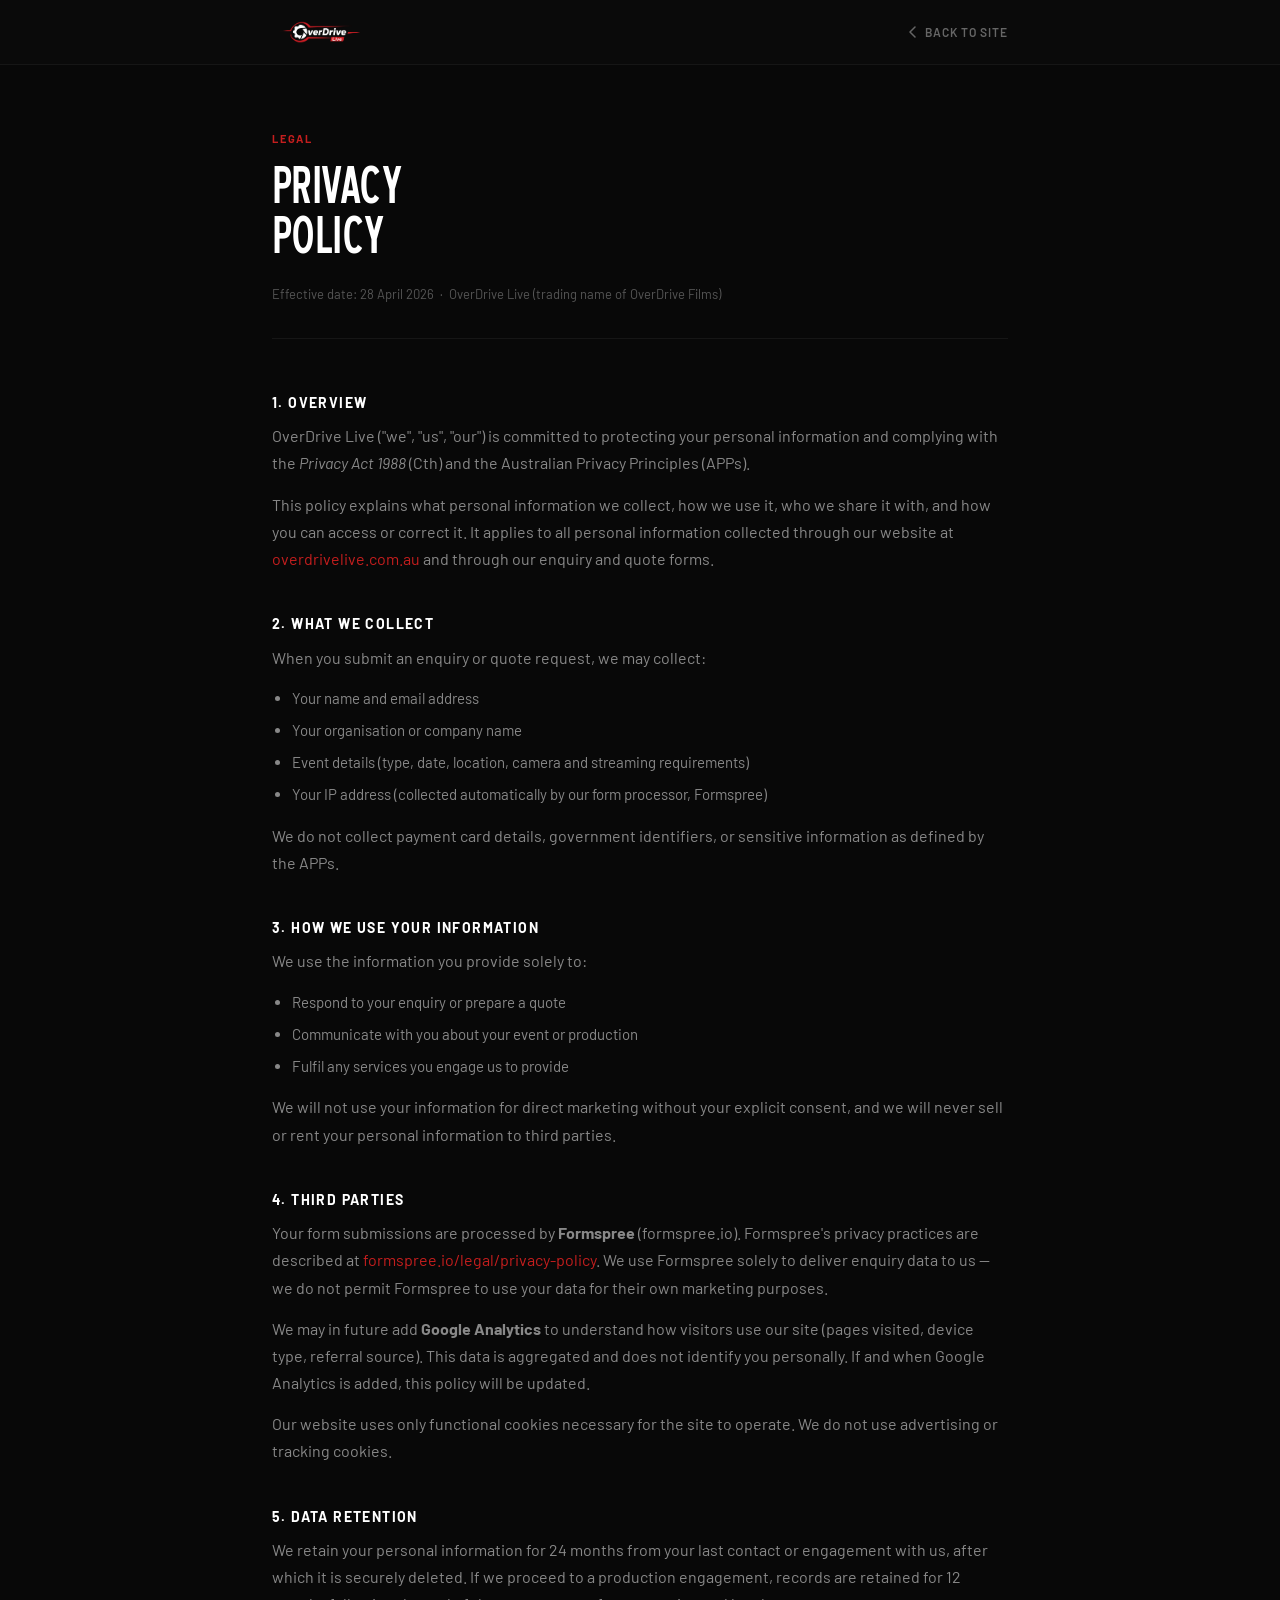
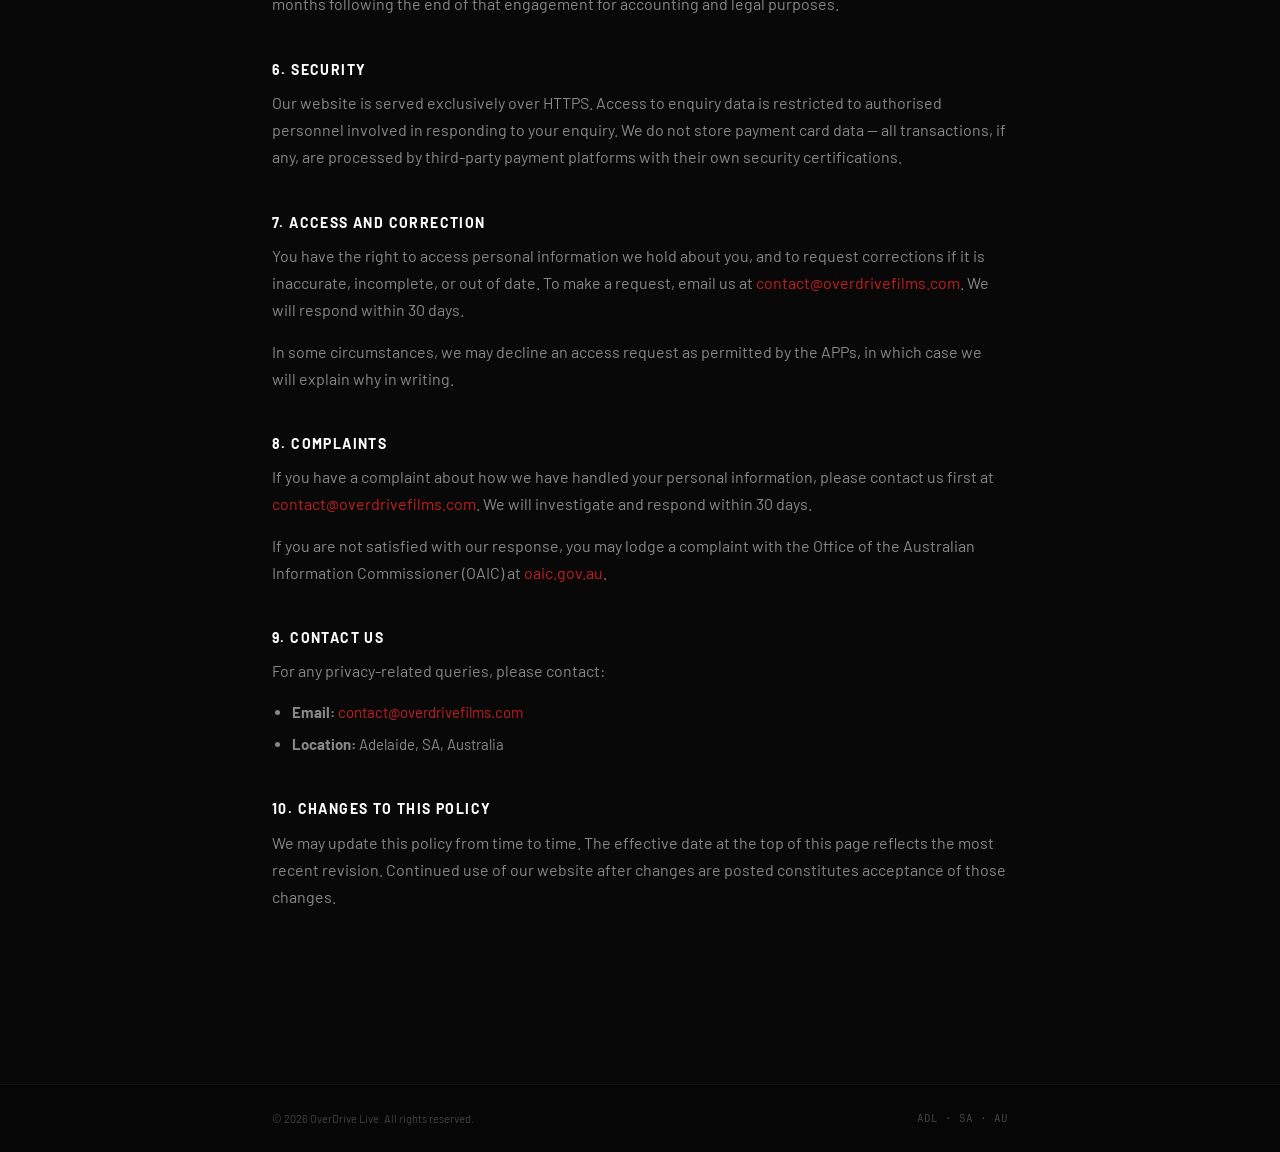
<file: privacy.html>
<!DOCTYPE html>
<html lang="en">
<head>
  <meta charset="UTF-8">
  <meta name="viewport" content="width=device-width, initial-scale=1.0">
  <title>Privacy Policy — OverDrive Live</title>
  <meta name="robots" content="noindex, follow">
  <meta name="theme-color" content="#C41E1E">

  <!-- Favicon -->
  <link rel="icon" href="favicon.ico">
  <link rel="shortcut icon" href="assets/logo-square.png">
  <link rel="icon" type="image/png" sizes="32x32" href="assets/logo-square.png">
  <link rel="icon" type="image/png" sizes="16x16" href="assets/logo-square.png">
  <link rel="apple-touch-icon" sizes="180x180" href="assets/logo-square.png">

  <!-- Google tag (gtag.js) -->
  <script async src="https://www.googletagmanager.com/gtag/js?id=G-RYB6B83FJ5"></script>
  <script>
    window.dataLayer = window.dataLayer || [];
    function gtag(){dataLayer.push(arguments);}
    gtag('js', new Date());
    gtag('config', 'G-RYB6B83FJ5');
  </script>

  <link rel="preconnect" href="https://fonts.googleapis.com">
  <link rel="preconnect" href="https://fonts.gstatic.com" crossorigin>
  <link href="https://fonts.googleapis.com/css2?family=Barlow:wght@300;400;500;600;700&family=JetBrains+Mono:wght@400;500&display=swap" rel="stylesheet">
  <link rel="stylesheet" href="colors_and_type.css">
  <style>
    *, *::before, *::after { box-sizing: border-box; margin: 0; padding: 0; }
    body {
      background: #080808;
      color: #ccc;
      font-family: Barlow, sans-serif;
      font-size: 15px;
      line-height: 1.75;
    }
    a { color: #C41E1E; text-decoration: none; }
    a:hover { text-decoration: underline; }

    .pp-header {
      background: #0A0A0A;
      border-bottom: 1px solid #161616;
      padding: 20px 0;
    }
    .pp-header-inner {
      max-width: 800px;
      margin: 0 auto;
      padding: 0 32px;
      display: flex;
      align-items: center;
      justify-content: space-between;
    }
    .pp-back {
      font-family: Barlow, sans-serif;
      font-size: 12px;
      font-weight: 600;
      letter-spacing: .08em;
      text-transform: uppercase;
      color: #666;
      text-decoration: none;
      display: flex;
      align-items: center;
      gap: 6px;
      transition: color .15s;
    }
    .pp-back:hover { color: #C41E1E; text-decoration: none; }

    .pp-content {
      max-width: 800px;
      margin: 0 auto;
      padding: 64px 32px 96px;
    }
    .pp-eyebrow {
      font-size: 11px;
      font-weight: 700;
      letter-spacing: .16em;
      text-transform: uppercase;
      color: #C41E1E;
      margin-bottom: 12px;
    }
    h1 {
      font-family: 'Blue Highway', Barlow, sans-serif;
      font-size: clamp(32px, 5vw, 52px);
      font-weight: 700;
      text-transform: uppercase;
      color: #fff;
      line-height: .95;
      letter-spacing: -.01em;
      margin-bottom: 24px;
    }
    .pp-meta {
      font-size: 13px;
      color: #555;
      margin-bottom: 56px;
      padding-bottom: 32px;
      border-bottom: 1px solid #161616;
    }
    h2 {
      font-family: Barlow, sans-serif;
      font-size: 14px;
      font-weight: 700;
      letter-spacing: .1em;
      text-transform: uppercase;
      color: #fff;
      margin: 44px 0 12px;
    }
    p { color: #888; margin-bottom: 14px; }
    ul {
      color: #888;
      padding-left: 20px;
      margin-bottom: 14px;
    }
    ul li { margin-bottom: 6px; }
    .pp-footer {
      background: #060606;
      border-top: 1px solid #111;
      padding: 24px 0;
      margin-top: 64px;
    }
    .pp-footer-inner {
      max-width: 800px;
      margin: 0 auto;
      padding: 0 32px;
      display: flex;
      justify-content: space-between;
      align-items: center;
      flex-wrap: wrap;
      gap: 8px;
    }
    .pp-footer span {
      font-size: 11px;
      color: #444;
    }
  </style>
</head>
<body>

  <div class="pp-header">
    <div class="pp-header-inner">
      <img src="assets/logo-banner.png" alt="OverDrive Live" style="height:24px;">
      <a href="index.html" class="pp-back">
        <svg width="12" height="12" viewBox="0 0 12 12" fill="none">
          <path d="M8 1L3 6L8 11" stroke="currentColor" stroke-width="1.5" stroke-linecap="round" stroke-linejoin="round"/>
        </svg>
        Back to site
      </a>
    </div>
  </div>

  <div class="pp-content">
    <div class="pp-eyebrow">Legal</div>
    <h1>Privacy<br>Policy</h1>
    <div class="pp-meta">Effective date: 28 April 2026 &nbsp;·&nbsp; OverDrive Live (trading name of OverDrive Films)</div>

    <h2>1. Overview</h2>
    <p>OverDrive Live ("we", "us", "our") is committed to protecting your personal information and complying with the <em>Privacy Act 1988</em> (Cth) and the Australian Privacy Principles (APPs).</p>
    <p>This policy explains what personal information we collect, how we use it, who we share it with, and how you can access or correct it. It applies to all personal information collected through our website at <a href="https://overdrivelive.com.au">overdrivelive.com.au</a> and through our enquiry and quote forms.</p>

    <h2>2. What We Collect</h2>
    <p>When you submit an enquiry or quote request, we may collect:</p>
    <ul>
      <li>Your name and email address</li>
      <li>Your organisation or company name</li>
      <li>Event details (type, date, location, camera and streaming requirements)</li>
      <li>Your IP address (collected automatically by our form processor, Formspree)</li>
    </ul>
    <p>We do not collect payment card details, government identifiers, or sensitive information as defined by the APPs.</p>

    <h2>3. How We Use Your Information</h2>
    <p>We use the information you provide solely to:</p>
    <ul>
      <li>Respond to your enquiry or prepare a quote</li>
      <li>Communicate with you about your event or production</li>
      <li>Fulfil any services you engage us to provide</li>
    </ul>
    <p>We will not use your information for direct marketing without your explicit consent, and we will never sell or rent your personal information to third parties.</p>

    <h2>4. Third Parties</h2>
    <p>Your form submissions are processed by <strong>Formspree</strong> (formspree.io). Formspree's privacy practices are described at <a href="https://formspree.io/legal/privacy-policy" target="_blank" rel="noopener noreferrer">formspree.io/legal/privacy-policy</a>. We use Formspree solely to deliver enquiry data to us — we do not permit Formspree to use your data for their own marketing purposes.</p>
    <p>We may in future add <strong>Google Analytics</strong> to understand how visitors use our site (pages visited, device type, referral source). This data is aggregated and does not identify you personally. If and when Google Analytics is added, this policy will be updated.</p>
    <p>Our website uses only functional cookies necessary for the site to operate. We do not use advertising or tracking cookies.</p>

    <h2>5. Data Retention</h2>
    <p>We retain your personal information for 24 months from your last contact or engagement with us, after which it is securely deleted. If we proceed to a production engagement, records are retained for 12 months following the end of that engagement for accounting and legal purposes.</p>

    <h2>6. Security</h2>
    <p>Our website is served exclusively over HTTPS. Access to enquiry data is restricted to authorised personnel involved in responding to your enquiry. We do not store payment card data — all transactions, if any, are processed by third-party payment platforms with their own security certifications.</p>

    <h2>7. Access and Correction</h2>
    <p>You have the right to access personal information we hold about you, and to request corrections if it is inaccurate, incomplete, or out of date. To make a request, email us at <a href="mailto:contact@overdrivefilms.com">contact@overdrivefilms.com</a>. We will respond within 30 days.</p>
    <p>In some circumstances, we may decline an access request as permitted by the APPs, in which case we will explain why in writing.</p>

    <h2>8. Complaints</h2>
    <p>If you have a complaint about how we have handled your personal information, please contact us first at <a href="mailto:contact@overdrivefilms.com">contact@overdrivefilms.com</a>. We will investigate and respond within 30 days.</p>
    <p>If you are not satisfied with our response, you may lodge a complaint with the Office of the Australian Information Commissioner (OAIC) at <a href="https://www.oaic.gov.au" target="_blank" rel="noopener noreferrer">oaic.gov.au</a>.</p>

    <h2>9. Contact Us</h2>
    <p>For any privacy-related queries, please contact:</p>
    <ul>
      <li><strong>Email:</strong> <a href="mailto:contact@overdrivefilms.com">contact@overdrivefilms.com</a></li>
      <li><strong>Location:</strong> Adelaide, SA, Australia</li>
    </ul>

    <h2>10. Changes to This Policy</h2>
    <p>We may update this policy from time to time. The effective date at the top of this page reflects the most recent revision. Continued use of our website after changes are posted constitutes acceptance of those changes.</p>
  </div>

  <div class="pp-footer">
    <div class="pp-footer-inner">
      <span>© 2026 OverDrive Live. All rights reserved.</span>
      <span style="font-family:'JetBrains Mono',monospace;">ADL · SA · AU</span>
    </div>
  </div>

</body>
</html>
</file>
<file: colors_and_type.css>
/* ============================================================
   OverDrive Live — Design System Tokens
   colors_and_type.css
   ============================================================ */

@import url('https://fonts.googleapis.com/css2?family=Barlow:wght@300;400;500;600;700&family=JetBrains+Mono:wght@400;500&display=swap');

/* Brand font — Blue Highway CD (condensed display) */
@font-face {
  font-family: 'Blue Highway';
  src: url('fonts/blue_highway_cd.ttf') format('truetype');
  font-weight: 400 900;
  font-style: normal;
  font-display: swap;
}

/* ============================================================
   COLOR TOKENS — Base Palette
   ============================================================ */
:root {
  /* Brand Red */
  --odl-red:           #C41E1E;
  --odl-red-dark:      #991616;
  --odl-red-light:     #E02020;
  --odl-red-subtle:    rgba(196, 30, 30, 0.15);

  /* Neutrals — Dark to Light */
  --odl-black:         #0A0A0A;
  --odl-dark:          #1A1A1A;
  --odl-mid:           #2C2C2C;
  --odl-border:        #3A3A3A;
  --odl-grey:          #6B6B6B;
  --odl-light-grey:    #ADADAD;
  --odl-off-white:     #F0F0F0;
  --odl-white:         #FFFFFF;

  /* Semantic Colours */
  --color-bg:          var(--odl-black);
  --color-surface:     var(--odl-dark);
  --color-surface-alt: var(--odl-mid);
  --color-border:      var(--odl-border);
  --color-accent:      var(--odl-red);
  --color-accent-hover:var(--odl-red-dark);

  /* Text */
  --color-text-primary:   var(--odl-white);
  --color-text-secondary: var(--odl-off-white);
  --color-text-muted:     var(--odl-light-grey);
  --color-text-disabled:  var(--odl-grey);
  --color-text-accent:    var(--odl-red);

  /* Status */
  --color-live:        #C41E1E;
  --color-live-pulse:  rgba(196, 30, 30, 0.4);
  --color-success:     #2ECC71;
  --color-warning:     #F39C12;
  --color-error:       #C41E1E;

  /* ============================================================
     TYPOGRAPHY TOKENS
     ============================================================ */

  /* Font Families */
  --font-display:   'Blue Highway', 'Arial Narrow', sans-serif;
  --font-body:      'Barlow', 'Arial', sans-serif;
  --font-mono:      'JetBrains Mono', 'Courier New', monospace;

  /* Font Sizes — Type Scale (1.25 ratio) */
  --text-xs:    0.75rem;    /* 12px */
  --text-sm:    0.875rem;   /* 14px */
  --text-base:  1rem;       /* 16px */
  --text-md:    1.125rem;   /* 18px */
  --text-lg:    1.25rem;    /* 20px */
  --text-xl:    1.5rem;     /* 24px */
  --text-2xl:   2rem;       /* 32px */
  --text-3xl:   2.5rem;     /* 40px */
  --text-4xl:   3.5rem;     /* 56px */
  --text-5xl:   5rem;       /* 80px */

  /* Font Weights */
  --weight-light:     300;
  --weight-regular:   400;
  --weight-medium:    500;
  --weight-semibold:  600;
  --weight-bold:      700;
  --weight-extrabold: 800;

  /* Line Heights */
  --leading-tight:    1.1;
  --leading-snug:     1.3;
  --leading-normal:   1.5;
  --leading-relaxed:  1.7;

  /* Letter Spacing */
  --tracking-tight:   -0.02em;
  --tracking-normal:   0;
  --tracking-wide:     0.05em;
  --tracking-widest:   0.12em;

  /* ============================================================
     SPACING TOKENS
     ============================================================ */
  --space-1:   4px;
  --space-2:   8px;
  --space-3:   12px;
  --space-4:   16px;
  --space-5:   20px;
  --space-6:   24px;
  --space-8:   32px;
  --space-10:  40px;
  --space-12:  48px;
  --space-16:  64px;
  --space-20:  80px;
  --space-24:  96px;

  /* ============================================================
     BORDER RADIUS
     ============================================================ */
  --radius-sm:   2px;
  --radius-md:   4px;
  --radius-lg:   8px;
  --radius-pill: 999px;

  /* ============================================================
     SHADOWS
     ============================================================ */
  --shadow-sm:     0 2px 8px rgba(0, 0, 0, 0.6);
  --shadow-md:     0 4px 16px rgba(0, 0, 0, 0.7);
  --shadow-lg:     0 8px 32px rgba(0, 0, 0, 0.8);
  --shadow-accent: 0 0 20px rgba(196, 30, 30, 0.35);

  /* ============================================================
     LAYOUT
     ============================================================ */
  --max-width:        1280px;
  --gutter:           24px;
  --nav-height:       72px;
}

/* ============================================================
   SEMANTIC ELEMENT STYLES
   ============================================================ */

/* Reset & Base */
*, *::before, *::after { box-sizing: border-box; }

body {
  background-color: var(--color-bg);
  color: var(--color-text-primary);
  font-family: var(--font-body);
  font-size: var(--text-base);
  line-height: var(--leading-normal);
  -webkit-font-smoothing: antialiased;
  -moz-osx-font-smoothing: grayscale;
}

/* Headings */
h1 {
  font-family: var(--font-display);
  font-size: var(--text-5xl);
  font-weight: var(--weight-bold);
  line-height: var(--leading-tight);
  letter-spacing: var(--tracking-tight);
  text-transform: uppercase;
  color: var(--color-text-primary);
}

h2 {
  font-family: var(--font-display);
  font-size: var(--text-4xl);
  font-weight: var(--weight-bold);
  line-height: var(--leading-tight);
  letter-spacing: var(--tracking-tight);
  text-transform: uppercase;
  color: var(--color-text-primary);
}

h3 {
  font-family: var(--font-display);
  font-size: var(--text-3xl);
  font-weight: var(--weight-bold);
  line-height: var(--leading-snug);
  color: var(--color-text-primary);
}

h4 {
  font-family: var(--font-display);
  font-size: var(--text-2xl);
  font-weight: var(--weight-semibold);
  line-height: var(--leading-snug);
  color: var(--color-text-primary);
}

h5 {
  font-family: var(--font-body);
  font-size: var(--text-lg);
  font-weight: var(--weight-semibold);
  letter-spacing: var(--tracking-wide);
  text-transform: uppercase;
  color: var(--color-text-muted);
}

h6 {
  font-family: var(--font-body);
  font-size: var(--text-sm);
  font-weight: var(--weight-semibold);
  letter-spacing: var(--tracking-widest);
  text-transform: uppercase;
  color: var(--color-text-muted);
}

p {
  font-family: var(--font-body);
  font-size: var(--text-base);
  font-weight: var(--weight-regular);
  line-height: var(--leading-relaxed);
  color: var(--color-text-secondary);
}

p.lead {
  font-size: var(--text-lg);
  font-weight: var(--weight-light);
  color: var(--color-text-secondary);
}

a {
  color: var(--odl-red);
  text-decoration: none;
}
a:hover {
  color: var(--odl-red-light);
  text-decoration: underline;
}

code, pre {
  font-family: var(--font-mono);
  font-size: var(--text-sm);
  color: var(--odl-light-grey);
  background: var(--odl-mid);
  border-radius: var(--radius-md);
  padding: 0.2em 0.4em;
}

/* Label / Caption / Overline */
.label {
  font-family: var(--font-body);
  font-size: var(--text-xs);
  font-weight: var(--weight-semibold);
  letter-spacing: var(--tracking-widest);
  text-transform: uppercase;
  color: var(--color-text-muted);
}

.overline {
  font-family: var(--font-body);
  font-size: var(--text-xs);
  font-weight: var(--weight-medium);
  letter-spacing: var(--tracking-widest);
  text-transform: uppercase;
  color: var(--odl-red);
}

/* ============================================================
   LIVE BADGE
   ============================================================ */
.badge-live {
  display: inline-flex;
  align-items: center;
  gap: var(--space-2);
  background: var(--odl-red);
  color: var(--odl-white);
  font-family: var(--font-display);
  font-size: var(--text-sm);
  font-weight: var(--weight-bold);
  letter-spacing: var(--tracking-wide);
  text-transform: uppercase;
  padding: 3px 10px 3px 8px;
  border-radius: var(--radius-sm);
}

.badge-live::before {
  content: '';
  display: block;
  width: 7px;
  height: 7px;
  background: var(--odl-white);
  border-radius: 50%;
  animation: live-pulse 2s ease-in-out infinite;
}

@keyframes live-pulse {
  0%, 100% { opacity: 1; }
  50% { opacity: 0.3; }
}

/* ============================================================
   SPEED LINE DIVIDER
   ============================================================ */
.speed-line {
  display: block;
  width: 100%;
  height: 2px;
  background: linear-gradient(90deg, transparent 0%, var(--odl-red) 40%, var(--odl-red) 85%, transparent 100%);
}
</file>
